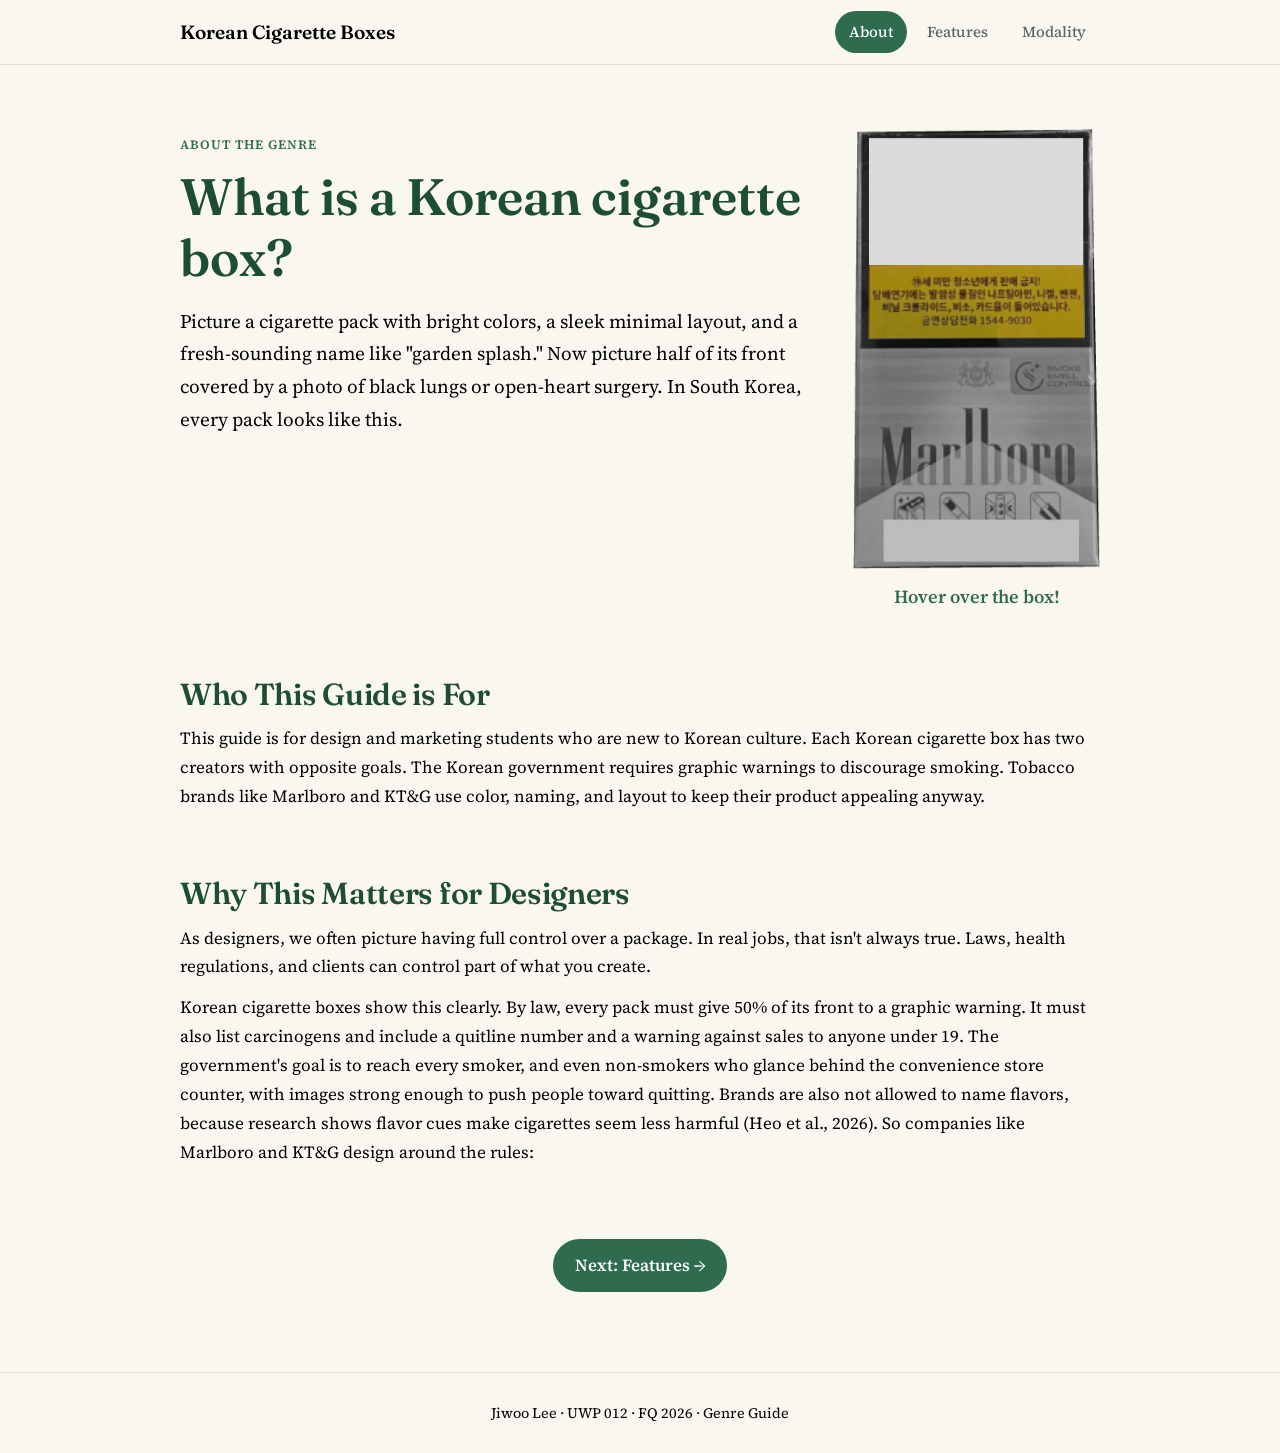
<file: index.html>
<!DOCTYPE html>
<html lang="en">
<head>
  <meta charset="UTF-8">
  <meta name="viewport" content="width=device-width, initial-scale=1.0">
  <title>About | Korean Cigarette Boxes Genre Guide</title>
  <link rel="preconnect" href="https://fonts.googleapis.com">
  <link rel="preconnect" href="https://fonts.gstatic.com" crossorigin>
  <link href="https://fonts.googleapis.com/css2?family=Fraunces:opsz,wght@9..144,600&family=Source+Serif+4:opsz,wght@8..60,400;8..60,600&display=swap" rel="stylesheet">
  <link rel="stylesheet" href="styles.css?v=23">
</head>
<body>
  <header class="site-header">
    <nav class="container nav">
      <a class="brand" href="index.html">Korean Cigarette Boxes</a>
      <ul class="nav-links">
        <li><a href="index.html" aria-current="page">About</a></li>
        <li><a href="features.html">Features</a></li>
        <li><a href="modality.html">Modality</a></li>
      </ul>
    </nav>
  </header>

  <main>
    <section class="page-hero">
      <div class="container hero-left hero-split">
        <div class="hero-text">
          <span class="eyebrow">About the genre</span>
          <h1 class="text-left narrow">What is a Korean cigarette box?</h1>
          <p class="lead text-left">Picture a cigarette pack with bright colors, a sleek minimal layout, and a fresh-sounding name like "garden splash." Now picture half of its front covered by a photo of black lungs or open-heart surgery. In South Korea, every pack looks like this.</p>
        </div>
        <div class="reveal-wrap">
        <figure class="reveal reveal-cutout home-box">
          <img class="reveal-base" src="images/blank-cigarette-box-cutout.png" alt="Black-and-white photo of a Marlboro cigarette pack with its warning image, warning text and bottom text left blank. Hover over a blank area to reveal the original." width="1176" height="2093">
          <img class="reveal-spot spot-box" src="images/original-cigarette-box-cutout.png" alt="The pack's original color design: a green and orange Marlboro box with a dark border around the warning" tabindex="0">
          <img class="reveal-spot spot-graphic" src="images/original-cigarette-box-cutout.png" alt="Graphic warning photo: a baby being bottle-fed a bottle full of cigarette butts" tabindex="0">
          <img class="reveal-spot spot-warning" src="images/original-cigarette-box-cutout.png" alt="Korean warning text: sale to minors under 19 prohibited; tobacco smoke contains carcinogens naphthylamine, nickel, benzene, vinyl chloride, arsenic and cadmium; quitline 1544-9030" tabindex="0">
          <img class="reveal-spot spot-bottom" src="images/original-cigarette-box-cutout.png" alt="Original Korean text describing the pack's smell-control features" tabindex="0">
        </figure>
        <p class="reveal-hint">Hover over the box!</p>
        </div>
      </div>
    </section>

    <section class="section">
      <div class="container">
        <h2>Who This Guide is For</h2>
        <p>This guide is for design and marketing students who are new to Korean culture. Each Korean cigarette box has two creators with opposite goals. The Korean government requires graphic warnings to discourage smoking. Tobacco brands like Marlboro and KT&amp;G use color, naming, and layout to keep their product appealing anyway.</p>
      </div>
    </section>

    <section class="section">
      <div class="container">
        <h2>Why This Matters for Designers</h2>
        <p>As designers, we often picture having full control over a package. In real jobs, that isn't always true. Laws, health regulations, and clients can control part of what you create.</p>
        <p>Korean cigarette boxes show this clearly. By law, every pack must give 50% of its front to a graphic warning. It must also list carcinogens and include a quitline number and a warning against sales to anyone under 19. The government's goal is to reach every smoker, and even non-smokers who glance behind the convenience store counter, with images strong enough to push people toward quitting. Brands are also not allowed to name flavors, because research shows flavor cues make cigarettes seem less harmful (Heo et al., 2026). So companies like Marlboro and KT&amp;G design around the rules:</p>
      </div>
    </section>

    <section class="section">
      <div class="container">
        <a class="next" href="features.html">Next: Features →</a>
      </div>
    </section>
  </main>

  <footer class="site-footer">
    <div class="container">
      <p>Jiwoo Lee · UWP 012 · FQ 2026 · Genre Guide</p>
    </div>
  </footer>

  <!-- Pretend cursor: browsers can't move the real mouse, so this one glides to the box -->
  <svg class="ghost-cursor" viewBox="0 0 24 24" aria-hidden="true">
    <path d="M4 2 L4 20 L9 15.5 L12.5 22.5 L15.5 21 L12 14 L19 14 Z" fill="#000" stroke="#fff" stroke-width="1.5" stroke-linejoin="round"/>
  </svg>

  <script>
    (function () {
      var heroText = document.querySelector('.hero-text');
      var reveal = document.querySelector('.reveal');
      var cursor = document.querySelector('.ghost-cursor');
      if (!heroText || !reveal || !cursor) return;

      // ---- Idle auto-tour: light up each part of the box, top to bottom, ~1s each ----
      var tour = ['.spot-graphic', '.spot-warning', '.spot-box', '.spot-bottom']
        .map(function (s) { return reveal.querySelector(s); });
      var tourStep = 0, tourTimer = null, idleTimer = null;
      var IDLE_DELAY = 2500; // wait this long after the visitor stops hovering

      function clearTour() { tour.forEach(function (el) { el.classList.remove('auto-on'); }); }
      function tick() {
        clearTour();
        tour[tourStep].classList.add('auto-on');
        tourStep = (tourStep + 1) % tour.length;
      }
      function startTour() {
        if (tourTimer) return;
        tourStep = 0;
        reveal.classList.add('touring');
        tick();
        tourTimer = setInterval(tick, 750);
      }
      function stopTour() {
        clearInterval(tourTimer); tourTimer = null;
        clearTimeout(idleTimer); idleTimer = null;
        reveal.classList.remove('touring');
        clearTour();
      }
      function resumeTourLater(ms) {
        clearTimeout(idleTimer);
        idleTimer = setTimeout(startTour, ms || IDLE_DELAY);
      }

      // A real hover, tap or keyboard focus takes over from the tour
      reveal.addEventListener('mouseenter', stopTour);
      reveal.addEventListener('mouseleave', function () { resumeTourLater(); });
      reveal.addEventListener('touchstart', function () { stopTour(); resumeTourLater(6000); }, { passive: true });
      reveal.addEventListener('focusin', stopTour);
      reveal.addEventListener('focusout', function () { resumeTourLater(); });

      startTour();

      // ---- Click the intro text: pretend cursor glides to the graphic photo ----
      var timers = [];
      function later(fn, ms) { timers.push(setTimeout(fn, ms)); }
      function moveTo(x, y) { cursor.style.transform = 'translate(' + x + 'px,' + y + 'px)'; }

      heroText.addEventListener('click', function (e) {
        timers.forEach(clearTimeout); timers = [];
        reveal.classList.remove('is-forced');
        stopTour();

        // If the box is off screen (e.g. on phones), scroll it into view first
        var r = reveal.getBoundingClientRect();
        var offscreen = r.top < 0 || r.bottom > window.innerHeight;
        if (offscreen) reveal.scrollIntoView({ behavior: 'smooth', block: 'center' });

        // Start the pretend cursor where the visitor clicked
        cursor.style.transition = 'none';
        moveTo(e.clientX, e.clientY);
        cursor.getBoundingClientRect(); // apply the start position before animating
        cursor.style.transition = '';
        cursor.classList.add('is-visible');

        later(function () {
          // Center of the graphic photo area (same Figma numbers as the CSS clip)
          var b = reveal.getBoundingClientRect();
          moveTo(b.left + b.width * 0.4983, b.top + b.height * 0.1658);
        }, offscreen ? 550 : 120);

        later(function () { reveal.classList.add('is-forced'); }, offscreen ? 1450 : 1020);
        later(function () { cursor.classList.remove('is-visible'); }, offscreen ? 2600 : 2200);
        later(function () {
          reveal.classList.remove('is-forced');
          if (!reveal.matches(':hover')) resumeTourLater();
        }, offscreen ? 4600 : 4200);
      });
    })();
  </script>
</body>
</html>
</file>
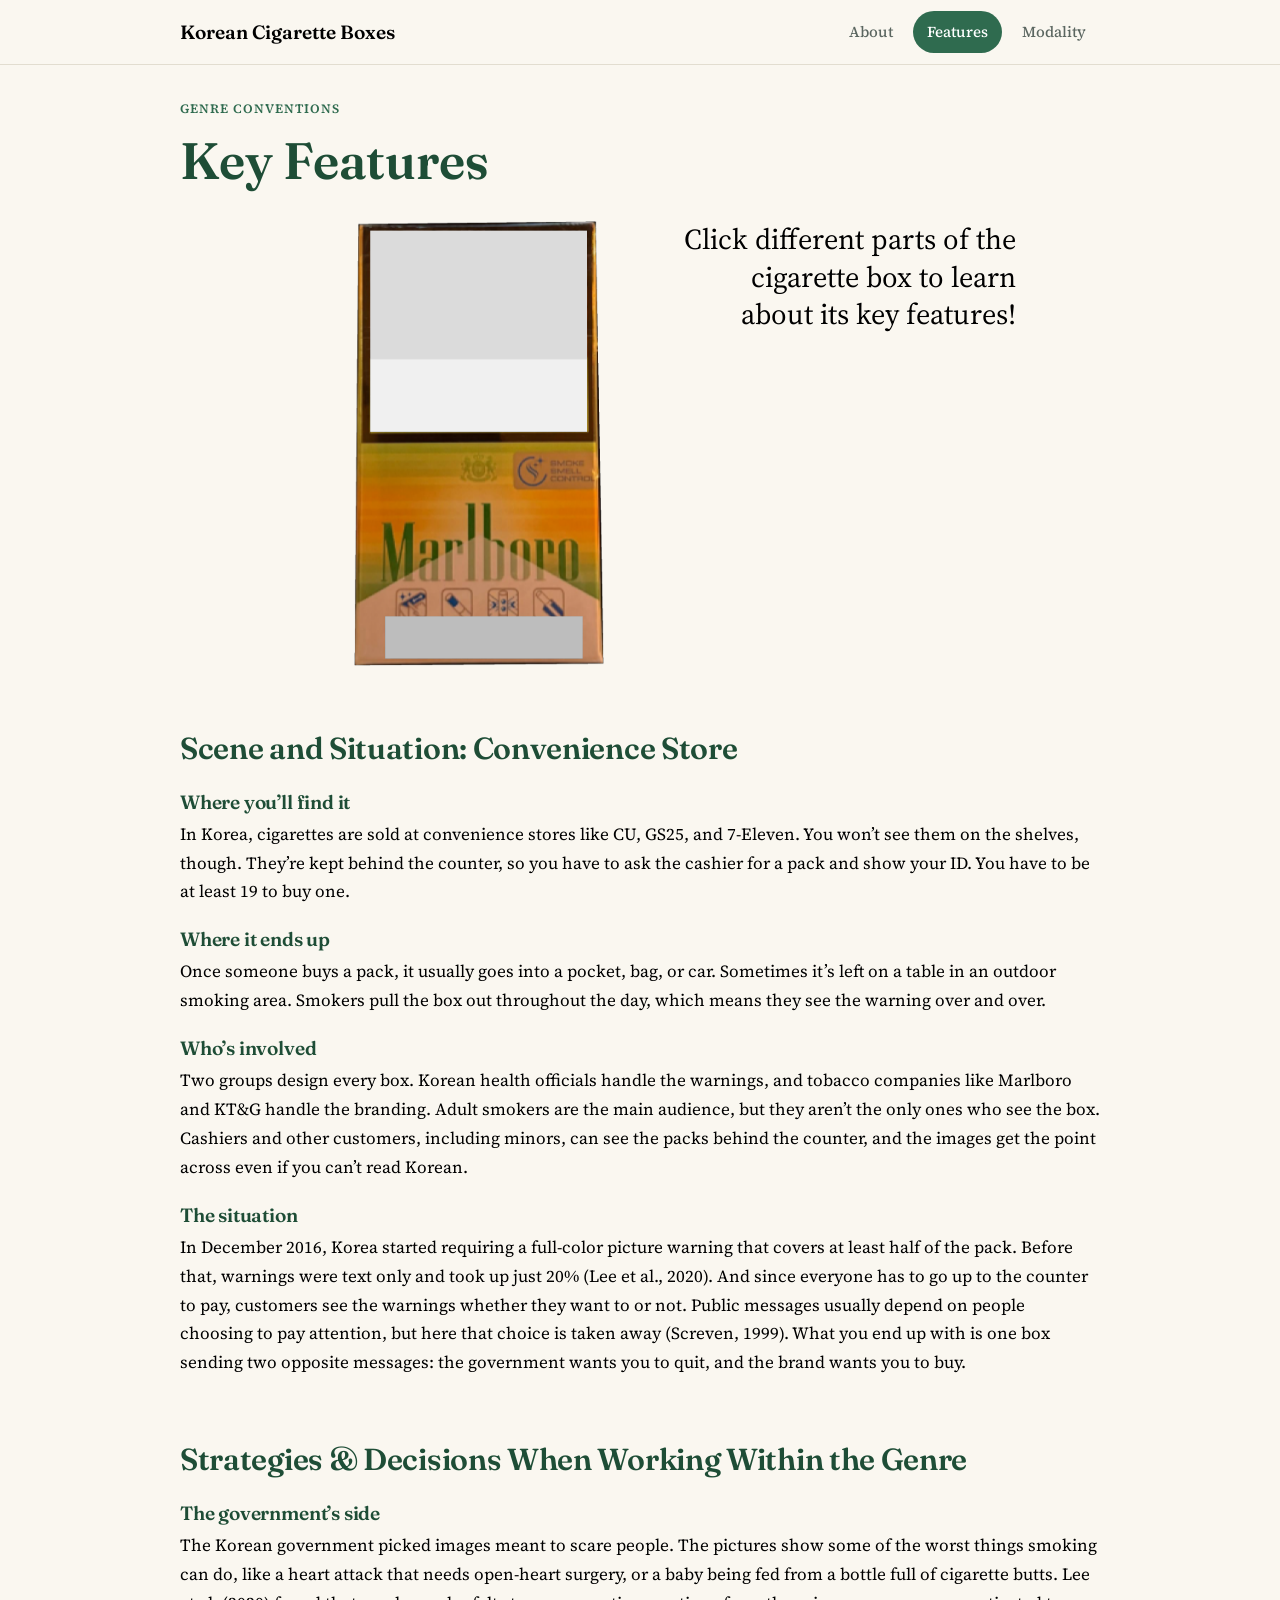
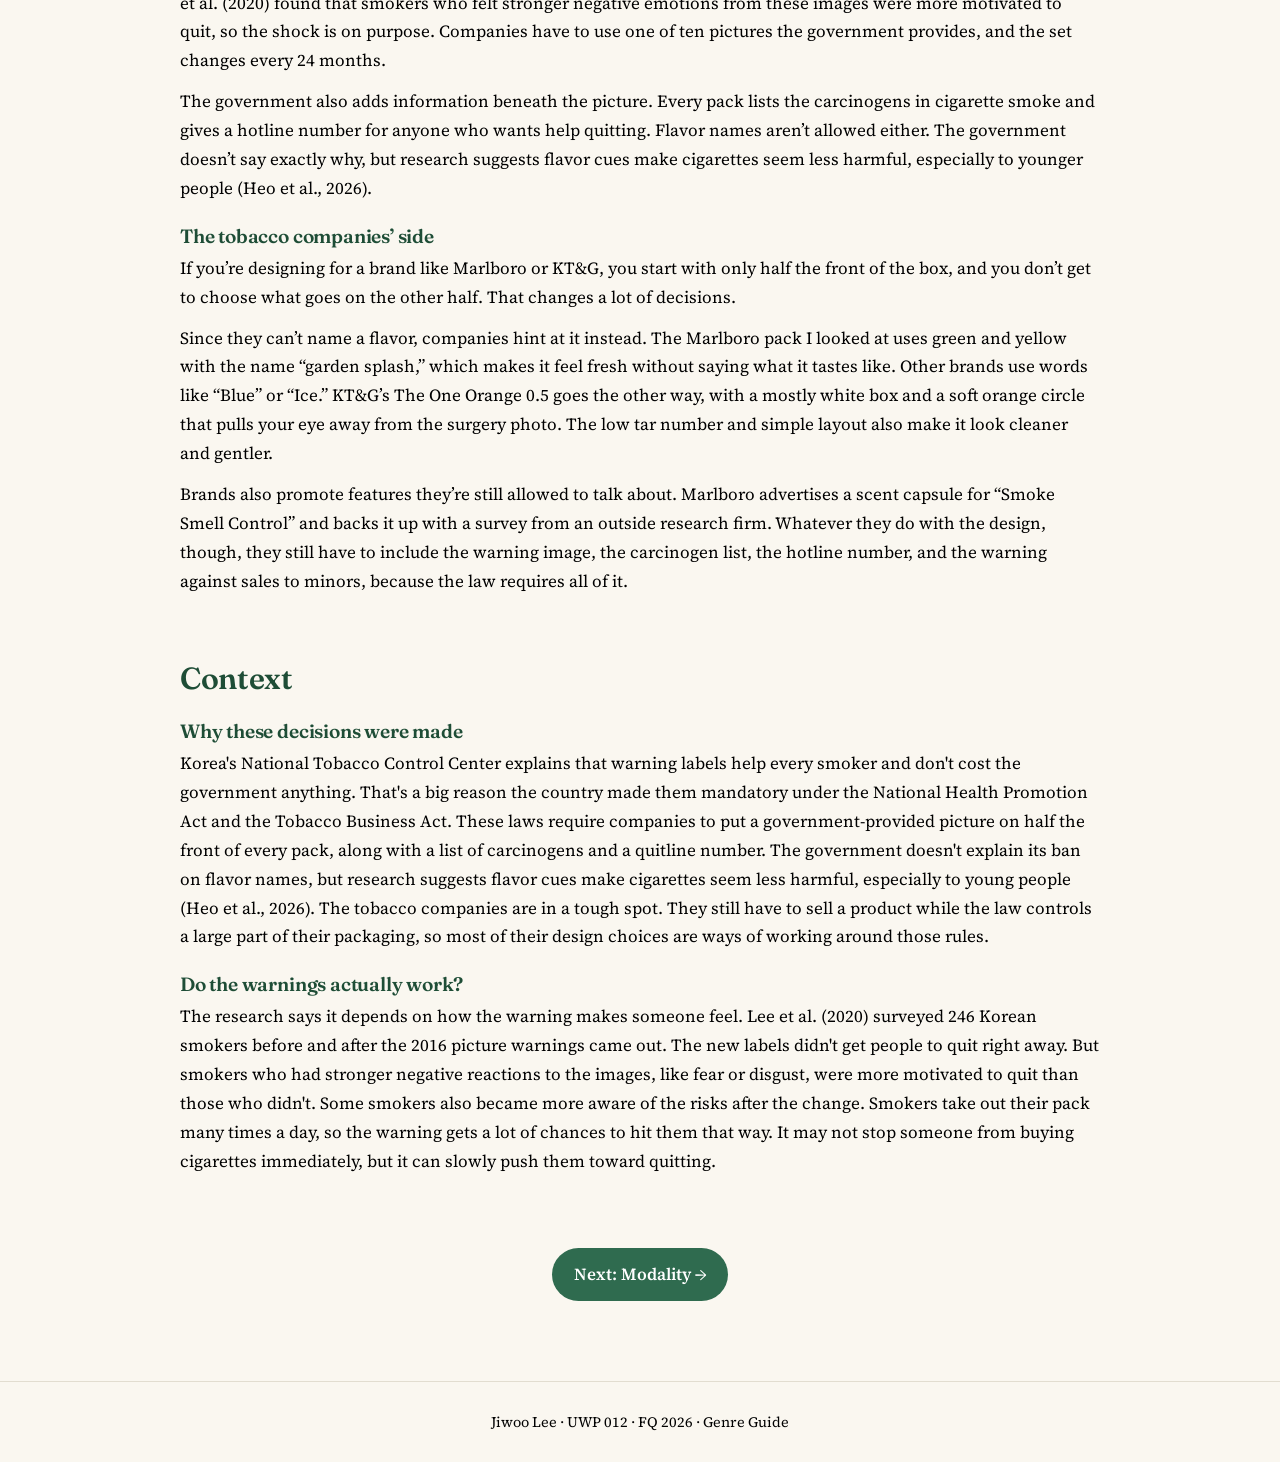
<file: features.html>
<!DOCTYPE html>
<html lang="en">
<head>
  <meta charset="UTF-8">
  <meta name="viewport" content="width=device-width, initial-scale=1.0">
  <title>Features | Korean Cigarette Boxes Genre Guide</title>
  <link rel="preconnect" href="https://fonts.googleapis.com">
  <link rel="preconnect" href="https://fonts.gstatic.com" crossorigin>
  <link href="https://fonts.googleapis.com/css2?family=Fraunces:opsz,wght@9..144,600&family=Source+Serif+4:opsz,wght@8..60,400;8..60,600&display=swap" rel="stylesheet">
  <link rel="stylesheet" href="styles.css?v=23">
</head>
<body>
  <header class="site-header">
    <nav class="container nav">
      <a class="brand" href="index.html">Korean Cigarette Boxes</a>
      <ul class="nav-links">
        <li><a href="index.html">About</a></li>
        <li><a href="features.html" aria-current="page">Features</a></li>
        <li><a href="modality.html">Modality</a></li>
      </ul>
    </nav>
  </header>

  <main>
    <section class="page-hero page-hero-tight">
      <div class="container hero-left">
        <span class="eyebrow">Genre conventions</span>
        <h1>Key Features</h1>
      </div>
    </section>

    <section class="section feature-box-section">
      <div class="container feature-split">
        <figure class="reveal reveal-cutout">
          <img class="reveal-base" src="images/blank-cigarette-box-cutout.png" alt="Black-and-white photo of a Marlboro cigarette pack with its warning image, warning text and bottom text left blank. Hover over a part to reveal the original." width="1176" height="2093">
          <img class="reveal-spot spot-box" src="images/original-cigarette-box-cutout.png" alt="The pack's original color design: a green and orange Marlboro box with a dark border around the warning" tabindex="0">
          <img class="reveal-spot spot-graphic" src="images/original-cigarette-box-cutout.png" alt="Graphic warning photo: a baby being bottle-fed a bottle full of cigarette butts" tabindex="0">
          <img class="reveal-spot spot-warning" src="images/original-cigarette-box-cutout.png" alt="Korean warning text: sale to minors under 19 prohibited; tobacco smoke contains carcinogens naphthylamine, nickel, benzene, vinyl chloride, arsenic and cadmium; quitline 1544-9030" tabindex="0">
          <img class="reveal-spot spot-bottom" src="images/original-cigarette-box-cutout.png" alt="Original Korean text describing the pack's smell-control features" tabindex="0">
        </figure>
        <div class="feature-side">
          <p class="feature-intro">Click different parts of the cigarette box to learn about its key features!</p>

          <!-- Pop-up card: opens when a part of the box is clicked -->
          <aside class="feature-popup" role="dialog" aria-labelledby="popup-title" aria-hidden="true">
            <button class="popup-close" type="button" aria-label="Close">&times;</button>
            <span class="eyebrow popup-eyebrow"></span>
            <h2 id="popup-title" class="popup-title"></h2>
            <div class="popup-body"></div>
          </aside>
        </div>
      </div>
    </section>

    <section class="section">
      <div class="container">
        <h2>Scene and Situation: Convenience Store</h2>
        <div class="scene">
          <h3>Where you’ll find it</h3>
          <p>In Korea, cigarettes are sold at convenience stores like CU, GS25, and 7-Eleven. You won’t see them on the shelves, though. They’re kept behind the counter, so you have to ask the cashier for a pack and show your ID. You have to be at least 19 to buy one.</p>

          <h3>Where it ends up</h3>
          <p>Once someone buys a pack, it usually goes into a pocket, bag, or car. Sometimes it’s left on a table in an outdoor smoking area. Smokers pull the box out throughout the day, which means they see the warning over and over.</p>

          <h3>Who’s involved</h3>
          <p>Two groups design every box. Korean health officials handle the warnings, and tobacco companies like Marlboro and KT&amp;G handle the branding. Adult smokers are the main audience, but they aren’t the only ones who see the box. Cashiers and other customers, including minors, can see the packs behind the counter, and the images get the point across even if you can’t read Korean.</p>

          <h3>The situation</h3>
          <p>In December 2016, Korea started requiring a full-color picture warning that covers at least half of the pack. Before that, warnings were text only and took up just 20% (Lee et al., 2020). And since everyone has to go up to the counter to pay, customers see the warnings whether they want to or not. Public messages usually depend on people choosing to pay attention, but here that choice is taken away (Screven, 1999). What you end up with is one box sending two opposite messages: the government wants you to quit, and the brand wants you to buy.</p>
        </div>
      </div>
    </section>

    <section class="section">
      <div class="container">
        <h2>Strategies &amp; Decisions When Working Within the Genre</h2>
        <div class="scene">
          <h3>The government’s side</h3>
          <p>The Korean government picked images meant to scare people. The pictures show some of the worst things smoking can do, like a heart attack that needs open-heart surgery, or a baby being fed from a bottle full of cigarette butts. Lee et al. (2020) found that smokers who felt stronger negative emotions from these images were more motivated to quit, so the shock is on purpose. Companies have to use one of ten pictures the government provides, and the set changes every 24 months.</p>
          <p>The government also adds information beneath the picture. Every pack lists the carcinogens in cigarette smoke and gives a hotline number for anyone who wants help quitting. Flavor names aren’t allowed either. The government doesn’t say exactly why, but research suggests flavor cues make cigarettes seem less harmful, especially to younger people (Heo et al., 2026).</p>

          <h3>The tobacco companies’ side</h3>
          <p>If you’re designing for a brand like Marlboro or KT&amp;G, you start with only half the front of the box, and you don’t get to choose what goes on the other half. That changes a lot of decisions.</p>
          <p>Since they can’t name a flavor, companies hint at it instead. The Marlboro pack I looked at uses green and yellow with the name “garden splash,” which makes it feel fresh without saying what it tastes like. Other brands use words like “Blue” or “Ice.” KT&amp;G’s The One Orange 0.5 goes the other way, with a mostly white box and a soft orange circle that pulls your eye away from the surgery photo. The low tar number and simple layout also make it look cleaner and gentler.</p>
          <p>Brands also promote features they’re still allowed to talk about. Marlboro advertises a scent capsule for “Smoke Smell Control” and backs it up with a survey from an outside research firm. Whatever they do with the design, though, they still have to include the warning image, the carcinogen list, the hotline number, and the warning against sales to minors, because the law requires all of it.</p>
        </div>
      </div>
    </section>

    <section class="section">
      <div class="container">
        <h2>Context</h2>
        <div class="scene">
          <h3>Why these decisions were made</h3>
          <p>Korea's National Tobacco Control Center explains that warning labels help every smoker and don't cost the government anything. That's a big reason the country made them mandatory under the National Health Promotion Act and the Tobacco Business Act. These laws require companies to put a government-provided picture on half the front of every pack, along with a list of carcinogens and a quitline number. The government doesn't explain its ban on flavor names, but research suggests flavor cues make cigarettes seem less harmful, especially to young people (Heo et al., 2026). The tobacco companies are in a tough spot. They still have to sell a product while the law controls a large part of their packaging, so most of their design choices are ways of working around those rules.</p>

          <h3>Do the warnings actually work?</h3>
          <p>The research says it depends on how the warning makes someone feel. Lee et al. (2020) surveyed 246 Korean smokers before and after the 2016 picture warnings came out. The new labels didn't get people to quit right away. But smokers who had stronger negative reactions to the images, like fear or disgust, were more motivated to quit than those who didn't. Some smokers also became more aware of the risks after the change. Smokers take out their pack many times a day, so the warning gets a lot of chances to hit them that way. It may not stop someone from buying cigarettes immediately, but it can slowly push them toward quitting.</p>
        </div>
      </div>
    </section>

    <section class="section">
      <div class="container">
        <a class="next" href="modality.html">Next: Modality →</a>
      </div>
    </section>
  </main>

  <footer class="site-footer">
    <div class="container">
      <p>Jiwoo Lee · UWP 012 · FQ 2026 · Genre Guide</p>
    </div>
  </footer>

  <script>
    // Idle auto-tour (same as the home page): light up each part top to bottom
    // until the visitor hovers, taps or tabs onto the box.
    (function () {
      var reveal = document.querySelector('.reveal');
      if (!reveal) return;
      var tour = ['.spot-graphic', '.spot-warning', '.spot-box', '.spot-bottom']
        .map(function (s) { return reveal.querySelector(s); });
      var step = 0, tourTimer = null, idleTimer = null;

      function clear() { tour.forEach(function (el) { el.classList.remove('auto-on'); }); }
      function tick() { clear(); tour[step].classList.add('auto-on'); step = (step + 1) % tour.length; }
      function start() {
        if (tourTimer) return;
        step = 0; reveal.classList.add('touring'); tick();
        tourTimer = setInterval(tick, 750);
      }
      function stop() {
        clearInterval(tourTimer); tourTimer = null;
        clearTimeout(idleTimer); idleTimer = null;
        reveal.classList.remove('touring'); clear();
      }
      function resumeLater(ms) {
        clearTimeout(idleTimer);
        if (popupOpen) return; // the tour stays off while a pop-up is open
        idleTimer = setTimeout(start, ms || 2500);
      }

      reveal.addEventListener('mouseenter', stop);
      reveal.addEventListener('mouseleave', function () { resumeLater(); });
      reveal.addEventListener('touchstart', function () { stop(); resumeLater(6000); }, { passive: true });
      reveal.addEventListener('focusin', stop);
      reveal.addEventListener('focusout', function () { resumeLater(); });

      // ---- Pop-up card for each part of the box ----
      // Fill in "body" for each part (plain HTML is fine).
      var parts = {
        graphic: {
          eyebrow: 'Feature 1',
          title: 'Visual Mode: Graphic Image',
          body:
            '<ul>' +
              '<li>Covers 50% of the front of the box</li>' +
              '<li>Is one of 10 government-provided pictures (black lungs, rotten teeth, a scarred neck, burnt groin areas, and more), and the set rotates every 24 months</li>' +
              '<li>Is full color. It replaced the old text-only warnings, which covered just 20% of the pack before December 2016 (Lee et al., 2020)</li>' +
              '<li>Shows worst-case consequences of smoking, such as open-heart surgery, sexual dysfunction, or harm to a baby from secondhand smoke</li>' +
              '<li>Is designed to cause strong negative emotions. Smokers who felt more of them were more motivated to quit (Lee et al., 2020)</li>' +
            '</ul>'
        },
        warning: {
          eyebrow: 'Feature 2',
          title: 'Linguistic Mode: Warnings',
          body:
            '<ul>' +
              '<li>Sits directly below the graphic image</li>' +
              '<li>Is written in Korean, on a bright background that stands out from the brand design</li>' +
              '<li>States that sales to minors under 19 are prohibited</li>' +
              '<li>Lists the carcinogens found in cigarette smoke</li>' +
              '<li>Gives the smoking cessation hotline number (1544-9030)</li>' +
              '<li>Is required by law under the National Health Promotion Act and Tobacco Business Act</li>' +
              '<li>Backs up the image with facts and gives smokers a next step: calling the quitline</li>' +
            '</ul>'
        },
        box: {
          eyebrow: 'Feature 3',
          title: 'Spatial & Visual Modes: Brand Design',
          body:
            '<ul>' +
              '<li>Takes up the bottom half of the front, the part the government doesn’t control</li>' +
              '<li>Uses bright green, yellow, and orange to suggest a fresh flavor without naming it, since flavor names are restricted (Heo et al., 2026)</li>' +
              '<li>Shows the Marlboro logo so smokers can recognize and rebuy the brand</li>' +
              '<li>Promotes the “Smoke Smell Control” scent capsule, which is said to manage cigarette odor</li>' +
              '<li>Backs that claim in the fine print with a survey: over 70% of 200 adult smokers agreed</li>' +
              '<li>Uses a minimal, vibrant design to make the product look fresh and appealing</li>' +
              '<li>Works against the warning above it. The government’s half discourages smoking, while the brand’s half encourages buying</li>' +
            '</ul>'
        },
        bottom: {
          eyebrow: 'Feature 4',
          title: 'Linguistic & Visual Modes: Feature Icons & Fine Print',
          body:
            '<ul>' +
              '<li>Sits at the bottom of the box, below the Marlboro logo</li>' +
              '<li>Shows four small icons with short Korean labels that explain the scent capsule’s features</li>' +
              '<li>The fine print says the capsule can help manage cigarette odor</li>' +
              '<li>Backs this with an outside research firm’s survey, as over 70% of 200 adult smokers agreed</li>' +
              '<li>Is part of Marlboro’s branding, not the government’s warning</li>' +
              '<li>Uses small, simple icons so the benefits are easy to see at a glance</li>' +
              '<li>Gives smokers a reason to buy, which works against the warning on the top half</li>' +
            '</ul>'
        }
      };
      var popup = document.querySelector('.feature-popup');
      var side = document.querySelector('.feature-side');
      var popupOpen = false, activeSpot = null;

      function openPopup(key, spot) {
        var p = parts[key];
        popup.querySelector('.popup-eyebrow').textContent = p.eyebrow;
        popup.querySelector('.popup-title').textContent = p.title;
        popup.querySelector('.popup-body').innerHTML = p.body;
        if (activeSpot) activeSpot.classList.remove('is-active');
        activeSpot = spot; spot.classList.add('is-active'); // keep that part in color
        popupOpen = true;
        stop();
        side.classList.add('popup-open');
        popup.setAttribute('aria-hidden', 'false');
        // restart the pop animation when switching between parts
        popup.classList.remove('is-open'); void popup.offsetWidth; popup.classList.add('is-open');
      }

      function closePopup() {
        if (!popupOpen) return;
        popupOpen = false;
        popup.classList.remove('is-open');
        side.classList.remove('popup-open');
        popup.setAttribute('aria-hidden', 'true');
        if (activeSpot) { activeSpot.classList.remove('is-active'); activeSpot.blur(); activeSpot = null; }
        if (!reveal.matches(':hover')) resumeLater();
      }

      Object.keys(parts).forEach(function (key) {
        var spot = reveal.querySelector('.spot-' + key);
        spot.addEventListener('click', function () { openPopup(key, spot); });
        spot.addEventListener('keydown', function (e) {
          if (e.key === 'Enter' || e.key === ' ') { e.preventDefault(); openPopup(key, spot); }
        });
      });
      popup.querySelector('.popup-close').addEventListener('click', closePopup);
      document.addEventListener('keydown', function (e) { if (e.key === 'Escape') closePopup(); });

      start();
    })();
  </script>
</body>
</html>
</file>
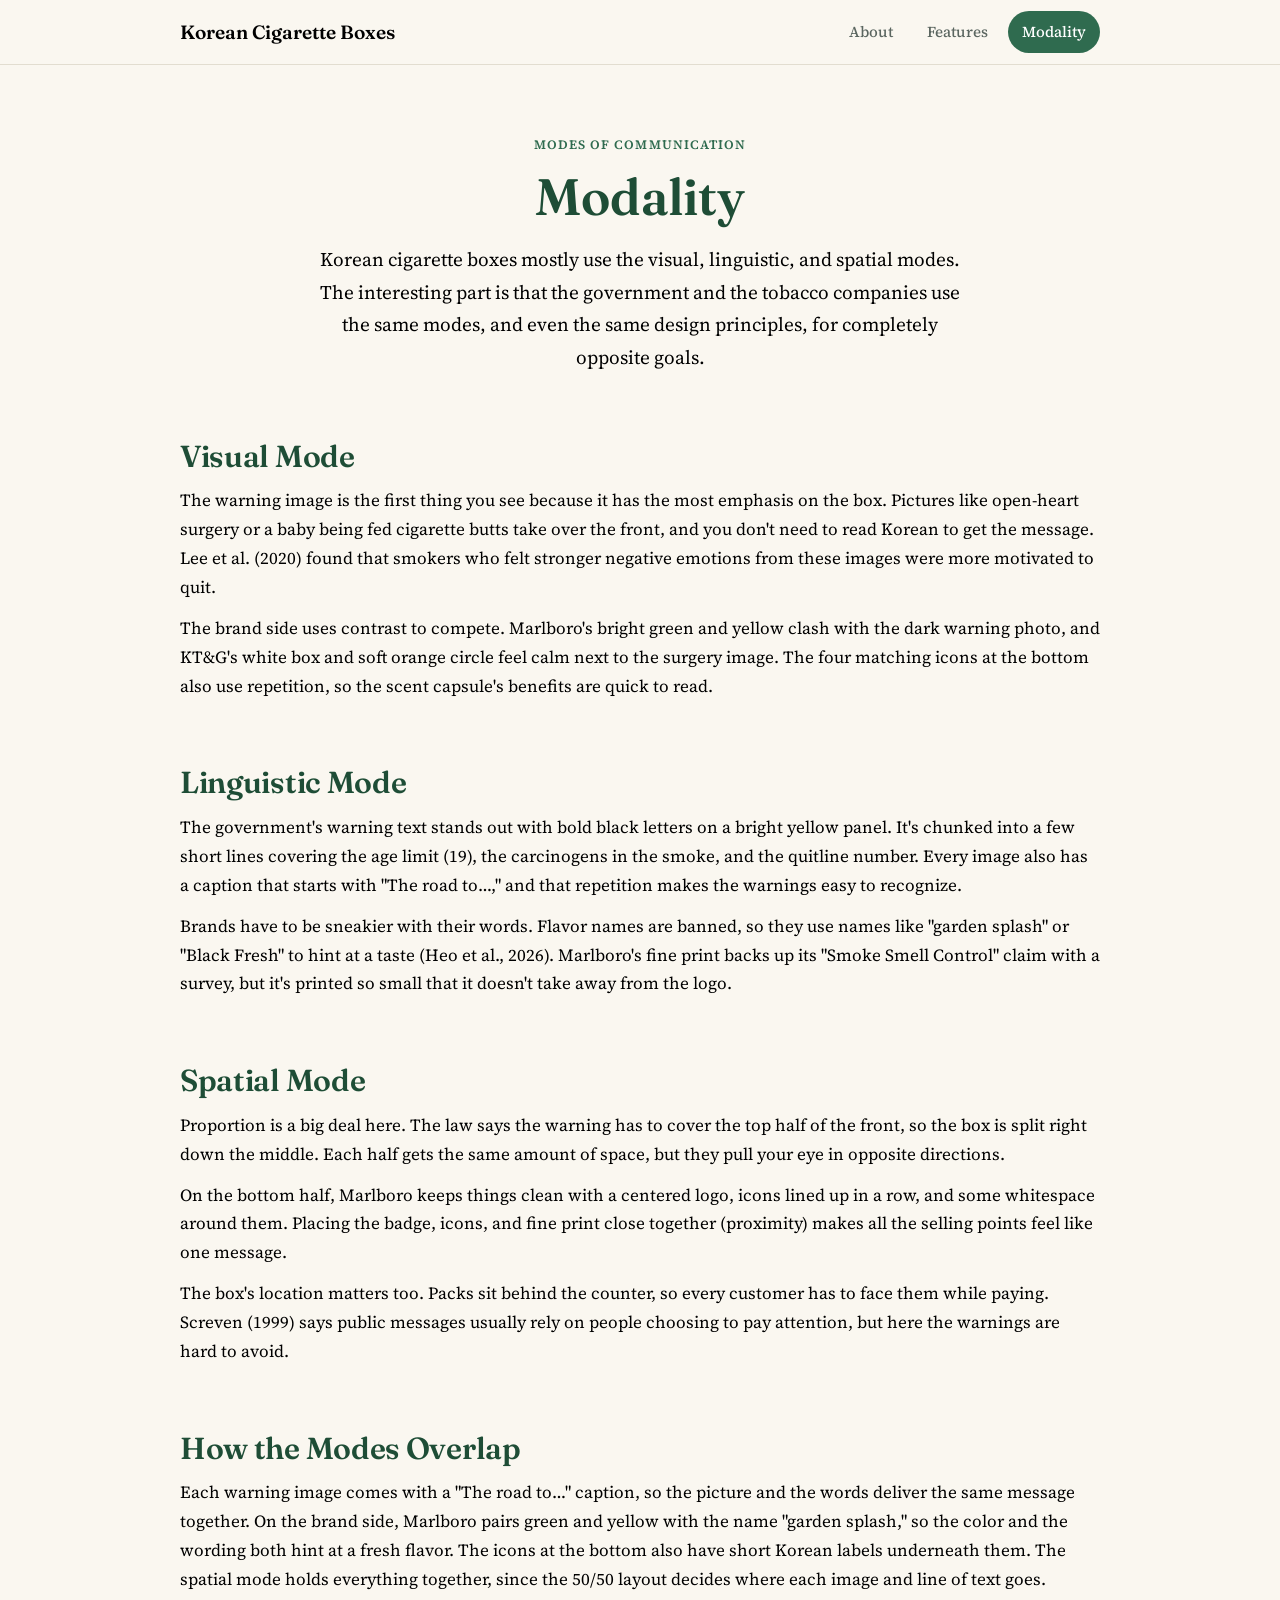
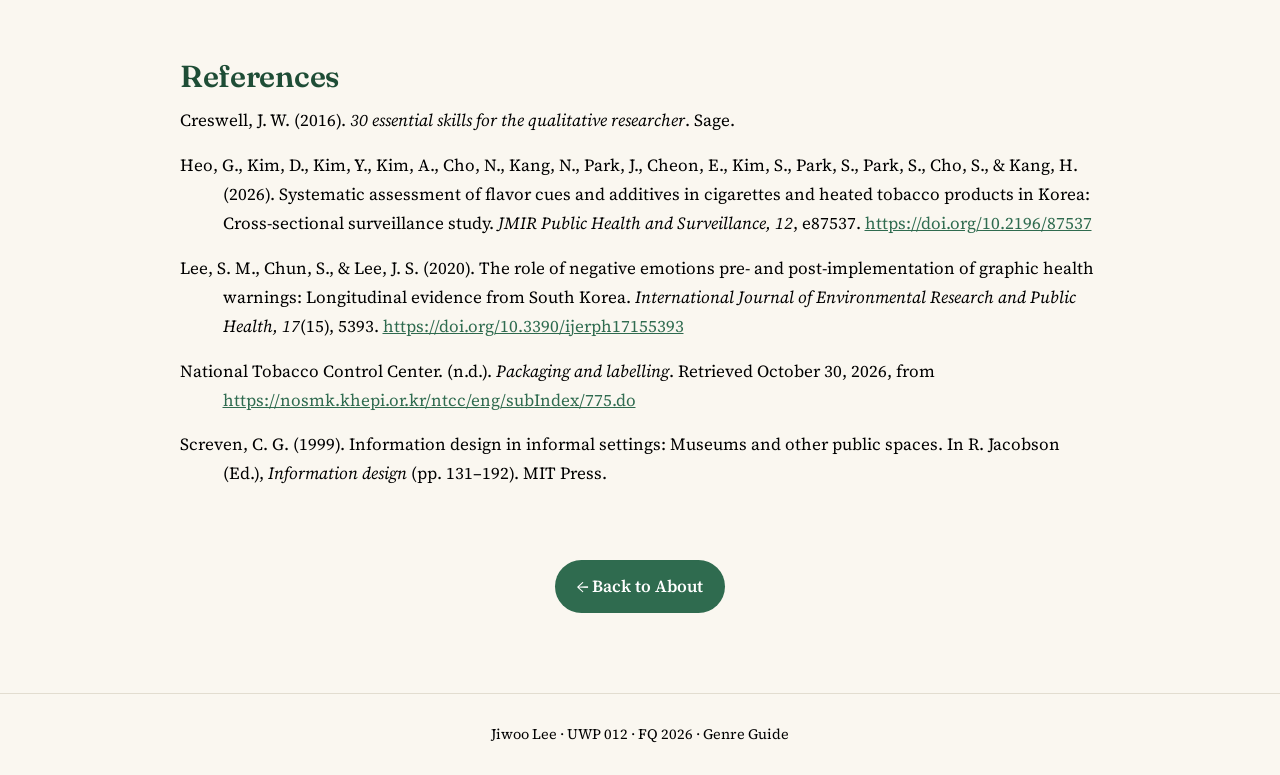
<file: modality.html>
<!DOCTYPE html>
<html lang="en">
<head>
  <meta charset="UTF-8">
  <meta name="viewport" content="width=device-width, initial-scale=1.0">
  <title>Modality | Korean Cigarette Boxes Genre Guide</title>
  <link rel="preconnect" href="https://fonts.googleapis.com">
  <link rel="preconnect" href="https://fonts.gstatic.com" crossorigin>
  <link href="https://fonts.googleapis.com/css2?family=Fraunces:opsz,wght@9..144,600&family=Source+Serif+4:opsz,wght@8..60,400;8..60,600&display=swap" rel="stylesheet">
  <link rel="stylesheet" href="styles.css?v=23">
</head>
<body>
  <header class="site-header">
    <nav class="container nav">
      <a class="brand" href="index.html">Korean Cigarette Boxes</a>
      <ul class="nav-links">
        <li><a href="index.html">About</a></li>
        <li><a href="features.html">Features</a></li>
        <li><a href="modality.html" aria-current="page">Modality</a></li>
      </ul>
    </nav>
  </header>

  <main>
    <section class="page-hero">
      <div class="container">
        <span class="eyebrow">Modes of communication</span>
        <h1>Modality</h1>
        <p class="lead">Korean cigarette boxes mostly use the visual, linguistic, and spatial modes. The interesting part is that the government and the tobacco companies use the same modes, and even the same design principles, for completely opposite goals.</p>
      </div>
    </section>

    <section class="section">
      <div class="container">
        <h2>Visual Mode</h2>
        <p>The warning image is the first thing you see because it has the most emphasis on the box. Pictures like open-heart surgery or a baby being fed cigarette butts take over the front, and you don't need to read Korean to get the message. Lee et al. (2020) found that smokers who felt stronger negative emotions from these images were more motivated to quit.</p>
        <p>The brand side uses contrast to compete. Marlboro's bright green and yellow clash with the dark warning photo, and KT&amp;G's white box and soft orange circle feel calm next to the surgery image. The four matching icons at the bottom also use repetition, so the scent capsule's benefits are quick to read.</p>
      </div>
    </section>

    <section class="section">
      <div class="container">
        <h2>Linguistic Mode</h2>
        <p>The government's warning text stands out with bold black letters on a bright yellow panel. It's chunked into a few short lines covering the age limit (19), the carcinogens in the smoke, and the quitline number. Every image also has a caption that starts with "The road to…," and that repetition makes the warnings easy to recognize.</p>
        <p>Brands have to be sneakier with their words. Flavor names are banned, so they use names like "garden splash" or "Black Fresh" to hint at a taste (Heo et al., 2026). Marlboro's fine print backs up its "Smoke Smell Control" claim with a survey, but it's printed so small that it doesn't take away from the logo.</p>
      </div>
    </section>

    <section class="section">
      <div class="container">
        <h2>Spatial Mode</h2>
        <p>Proportion is a big deal here. The law says the warning has to cover the top half of the front, so the box is split right down the middle. Each half gets the same amount of space, but they pull your eye in opposite directions.</p>
        <p>On the bottom half, Marlboro keeps things clean with a centered logo, icons lined up in a row, and some whitespace around them. Placing the badge, icons, and fine print close together (proximity) makes all the selling points feel like one message.</p>
        <p>The box's location matters too. Packs sit behind the counter, so every customer has to face them while paying. Screven (1999) says public messages usually rely on people choosing to pay attention, but here the warnings are hard to avoid.</p>
      </div>
    </section>

    <section class="section">
      <div class="container">
        <h2>How the Modes Overlap</h2>
        <p>Each warning image comes with a "The road to…" caption, so the picture and the words deliver the same message together. On the brand side, Marlboro pairs green and yellow with the name "garden splash," so the color and the wording both hint at a fresh flavor. The icons at the bottom also have short Korean labels underneath them. The spatial mode holds everything together, since the 50/50 layout decides where each image and line of text goes.</p>
      </div>
    </section>

    <section class="section">
      <div class="container">
        <h2>References</h2>
        <ul class="references">
          <li>Creswell, J. W. (2016). <em>30 essential skills for the qualitative researcher</em>. Sage.</li>
          <li>Heo, G., Kim, D., Kim, Y., Kim, A., Cho, N., Kang, N., Park, J., Cheon, E., Kim, S., Park, S., Park, S., Cho, S., &amp; Kang, H. (2026). Systematic assessment of flavor cues and additives in cigarettes and heated tobacco products in Korea: Cross-sectional surveillance study. <em>JMIR Public Health and Surveillance, 12</em>, e87537. <a href="https://doi.org/10.2196/87537">https://doi.org/10.2196/87537</a></li>
          <li>Lee, S. M., Chun, S., &amp; Lee, J. S. (2020). The role of negative emotions pre- and post-implementation of graphic health warnings: Longitudinal evidence from South Korea. <em>International Journal of Environmental Research and Public Health, 17</em>(15), 5393. <a href="https://doi.org/10.3390/ijerph17155393">https://doi.org/10.3390/ijerph17155393</a></li>
          <li>National Tobacco Control Center. (n.d.). <em>Packaging and labelling</em>. Retrieved October 30, 2026, from <a href="https://nosmk.khepi.or.kr/ntcc/eng/subIndex/775.do">https://nosmk.khepi.or.kr/ntcc/eng/subIndex/775.do</a></li>
          <li>Screven, C. G. (1999). Information design in informal settings: Museums and other public spaces. In R. Jacobson (Ed.), <em>Information design</em> (pp. 131–192). MIT Press.</li>
        </ul>
      </div>
    </section>

    <section class="section">
      <div class="container">
        <a class="next" href="index.html">← Back to About</a>
      </div>
    </section>
  </main>

  <footer class="site-footer">
    <div class="container">
      <p>Jiwoo Lee · UWP 012 · FQ 2026 · Genre Guide</p>
    </div>
  </footer>
</body>
</html>
</file>
<file: styles.css>
/* ===== Genre Guide — shared styles ===== */
:root {
  --paper: #faf7f0;
  --surface: #ffffff;
  --ink: #000000;
  --muted: #5b6660;
  --accent: #2f6b4f;
  --heading: #1e4d36;
  --accent-soft: #e3efe8;
  --line: #e2ddd0;
  --radius: 14px;
  --max: 960px;
  --font-head: "Fraunces", Georgia, serif;
  --font-body: "Source Serif 4", Georgia, serif;
  --font-sub: "Helvetica Neue", Helvetica, Arial, sans-serif;
}

* { box-sizing: border-box; margin: 0; padding: 0; }

html { scroll-behavior: smooth; }

body {
  background: var(--paper);
  color: var(--ink);
  font-family: var(--font-body);
  font-size: 1.0625rem;
  line-height: 1.7;
}

img { max-width: 100%; display: block; }
a { color: var(--accent); }

.container {
  width: 100%;
  max-width: var(--max);
  margin: 0 auto;
  padding: 0 20px;
}

/* ----- Header / nav ----- */
.site-header {
  position: sticky;
  top: 0;
  z-index: 10;
  background: rgba(250, 247, 240, 0.92);
  backdrop-filter: blur(8px);
  border-bottom: 1px solid var(--line);
}

.nav {
  display: flex;
  align-items: center;
  justify-content: space-between;
  gap: 16px;
  min-height: 64px;
}

.brand {
  font-family: var(--font-head);
  font-weight: 600;
  font-size: 1.2rem;
  color: var(--ink);
  text-decoration: none;
}

.nav-links {
  display: flex;
  gap: 6px;
  list-style: none;
}

.nav-links a {
  display: block;
  padding: 8px 14px;
  border-radius: 999px;
  color: var(--muted);
  text-decoration: none;
  font-weight: 500;
  font-size: 0.95rem;
}

.nav-links a:hover { color: var(--ink); background: var(--accent-soft); }

.nav-links a[aria-current="page"] {
  color: #fff;
  background: var(--accent);
}

/* ----- Page hero ----- */
.page-hero {
  padding: 64px 0 40px;
}

.eyebrow {
  display: inline-block;
  font-size: 0.8rem;
  font-weight: 600;
  letter-spacing: 0.08em;
  text-transform: uppercase;
  color: var(--accent);
  margin-bottom: 10px;
}

h1, h2, h3 {
  font-family: var(--font-head);
  line-height: 1.2;
  font-weight: 600;
  color: var(--heading);
}

/* Subsection headings: Fraunces, same as page titles */
h2, h3 {
  font-family: var(--font-head);
  font-weight: 600;
  letter-spacing: -0.01em;
}

h1 { font-size: clamp(2.2rem, 5vw, 3.2rem); margin-bottom: 16px; }
h2 { font-size: clamp(1.5rem, 3vw, 1.9rem); margin-bottom: 12px; }
h3 { font-size: 1.2rem; margin-bottom: 8px; }

.lead {
  font-size: 1.2rem;
  color: var(--ink);
  max-width: 640px;
}

/* ----- Sections ----- */
.section { padding: 32px 0; }
.section p + p { margin-top: 12px; }
.section > .container > p { max-width: 720px; }

/* Key-takeaway callout */
.callout {
  background: var(--accent-soft);
  border-left: 4px solid var(--accent);
  border-radius: 0 var(--radius) var(--radius) 0;
  padding: 20px 24px;
  margin: 8px 0;
}

.callout strong { color: var(--accent); }

/* Card grid */
.grid {
  display: grid;
  grid-template-columns: repeat(auto-fit, minmax(240px, 1fr));
  gap: 18px;
  margin-top: 20px;
}

.card {
  background: var(--surface);
  border: 1px solid var(--line);
  border-radius: var(--radius);
  padding: 24px;
}

.card .icon {
  width: 42px;
  height: 42px;
  border-radius: 10px;
  background: var(--accent-soft);
  color: var(--accent);
  display: grid;
  place-items: center;
  font-size: 1.3rem;
  margin-bottom: 14px;
}

.card p { color: var(--ink); font-size: 0.98rem; }

/* Quick-facts list */
.facts {
  list-style: none;
  display: grid;
  gap: 10px;
  margin-top: 16px;
}

.facts li {
  background: var(--surface);
  border: 1px solid var(--line);
  border-radius: 10px;
  padding: 12px 16px;
}

.facts li strong { color: var(--accent); margin-right: 6px; }

/* Next-page link */
.next {
  display: inline-flex;
  align-items: center;
  gap: 8px;
  margin-top: 8px;
  padding: 12px 22px;
  border-radius: 999px;
  background: var(--accent);
  color: #fff;
  text-decoration: none;
  font-weight: 600;
}

.next:hover { filter: brightness(1.1); }

/* ----- Footer ----- */
.site-footer {
  margin-top: 48px;
  border-top: 1px solid var(--line);
  padding: 28px 0;
  color: var(--ink);
  font-size: 0.9rem;
}

/* ----- Centered layout ----- */
main, .site-footer { text-align: center; }

/* Top bar: name on the left, links on the right */
.nav-links { flex-wrap: wrap; justify-content: flex-end; }

.lead,
.section > .container > p { margin-left: auto; margin-right: auto; }

.card .icon { margin-left: auto; margin-right: auto; }

.facts { max-width: 640px; margin-left: auto; margin-right: auto; }

.callout {
  border-left: none;
  border-top: 4px solid var(--accent);
  border-radius: var(--radius);
  max-width: 720px;
  margin-left: auto;
  margin-right: auto;
}

/* Section headings + paragraphs: span the full content width, text left-aligned,
   lined up with the left edge of the opening section */
.section > .container > h2,
.section > .container > p {
  max-width: none;
  margin-left: 0;
  margin-right: 0;
  text-align: left;
}

/* Even vertical rhythm: hero → section gap matches section → section gap (64px) */
.page-hero { padding-bottom: 32px; }

/* Left-aligned text inside a centered block */
.text-left { text-align: left; }
.narrow { max-width: 640px; margin-left: auto; margin-right: auto; }

/* Hero block pinned to the left edge of the content area */
.hero-left { text-align: left; }
.hero-left .lead,
.hero-left .narrow { margin-left: 0; }

/* Hero with text on the left, image on the right */
.hero-split {
  display: grid;
  grid-template-columns: 1fr auto;
  align-items: start;
  gap: 40px;
}

/* Hover-to-reveal photo: blank B&W pack, original fills in each blank area */
.reveal {
  position: relative;
  height: 440px;
  aspect-ratio: 1439 / 2402;
  margin: 0;
  cursor: pointer;
}

.reveal img {
  position: absolute;
  inset: 0;
  width: 100%;
  height: 100%;
  display: block;
}

/* Each copy of the original is clipped to one blank area (Figma coordinates
   on the 1439 x 2402 frame). The clip also limits where it can be hovered. */
.reveal-spot {
  opacity: 0;
  transition: opacity 0.35s ease;
  outline: none;
}

.reveal-spot:hover,
.reveal-spot:focus { opacity: 1; } /* tap on phones, Tab key on keyboards */

.spot-graphic { clip-path: inset(9.66% 13.13% 65.11% 15.98%); }  /* 230,232  1020x606 */
.spot-warning { clip-path: inset(34.89% 13.13% 50.87% 15.98%); } /* 230,838  1020x342 */
.spot-bottom  { clip-path: inset(85.18% 14.52% 6.49% 20.85%); }  /* 300,2046 930x200 */

/* The rest of the box (grey brand area + black border): the pack's outline,
   with the three blank areas cut out as holes so they keep their own hover. */
.spot-box {
  clip-path: polygon(evenodd,
    12.23% 8.49%, 89.65% 7.99%, 92.15% 94.42%, 10.98% 94.75%, 12.23% 8.49%,
    15.98% 9.66%, 15.98% 49.13%, 86.87% 49.13%, 86.87% 9.66%, 15.98% 9.66%, 12.23% 8.49%,
    20.85% 85.18%, 20.85% 93.51%, 85.48% 93.51%, 85.48% 85.18%, 20.85% 85.18%, 12.23% 8.49%);
}

.reveal-hint {
  margin-top: 12px;
  font-size: 1.15rem;
  font-weight: 600;
  color: var(--accent);
  text-align: center;
  /* Glossy shine: a light band sweeps across the text now and then */
  background: linear-gradient(110deg,
    var(--accent) 0%, var(--accent) 42%,
    #d9f7e6 50%,
    var(--accent) 58%, var(--accent) 100%);
  background-size: 250% 100%;
  background-position: 0 0;
  -webkit-background-clip: text;
  background-clip: text;
  -webkit-text-fill-color: transparent;
  animation: hint-shine 6s ease-in-out infinite;
}

/* Slow sweep takes ~3.3s, then the text rests before the next shine */
@keyframes hint-shine {
  0%        { background-position: 100% 0; }
  55%, 100% { background-position: 0 0; }
}

/* Clicking the intro text sends a pretend cursor to the graphic photo */
.hero-text { cursor: pointer; }

.reveal.is-forced .spot-graphic { opacity: 1; }

/* Idle auto-tour highlights one part at a time */
.reveal-spot.auto-on { opacity: 1; }

/* During the tour, long overlapping crossfades so parts blend into each other */
.reveal-spot { will-change: opacity; }
.reveal.touring .reveal-spot {
  transition: opacity 0.65s cubic-bezier(0.45, 0, 0.55, 1);
}

.ghost-cursor {
  position: fixed;
  left: 0;
  top: 0;
  width: 26px;
  height: 26px;
  pointer-events: none;
  z-index: 100;
  opacity: 0;
  transition: transform 0.9s cubic-bezier(0.65, 0, 0.35, 1), opacity 0.2s ease;
  filter: drop-shadow(0 2px 3px rgba(0, 0, 0, 0.35));
}

.ghost-cursor.is-visible { opacity: 1; }

@media (prefers-reduced-motion: reduce) {
  .reveal-hint { animation: none; }
  .ghost-cursor { transition: opacity 0.2s ease; }
}

@media (hover: none) {
  .reveal-hint { font-size: 0; }
  .reveal-hint::before { content: "Tap the box!"; font-size: 1.15rem; }
}

@media (max-width: 760px) {
  .hero-split { grid-template-columns: 1fr; gap: 24px; }
  .reveal { height: 340px; margin: 0 auto; }
}

/* Features page: enlarged blank cigarette box */
/* Box on the left, big click instruction on the right */
.feature-split {
  display: grid;
  grid-template-columns: 1fr 1fr; /* page split in half at the center */
  align-items: center;
  gap: 72px;
}

/* Box hugs the center line from the left; text starts right of center */
.feature-split .reveal.reveal-cutout {
  width: 250px;
  margin: 0;
  justify-self: end;
}

.feature-intro {
  font-family: var(--font-body);
  font-size: clamp(1.3rem, 2.6vw, 1.8rem);
  line-height: 1.3;
  color: var(--ink);
  text-align: right;
  justify-self: start; /* hugs the left of its column, next to the box */
  align-self: start;   /* top lines up with the top of the box */
  margin: 0;
  max-width: 340px;
}

/* Scene and Situation: small subheadings with paragraphs, left-aligned */
.scene { text-align: left; }
.scene h3 { margin: 22px 0 6px; }
.scene h3:first-child { margin-top: 24px; }

/* APA references: hanging indent, space between entries */
.references {
  list-style: none;
  text-align: left;
  display: grid;
  gap: 16px;
  margin-top: 8px;
}

.references li {
  padding-left: 2.5em;
  text-indent: -2.5em; /* hanging indent */
  overflow-wrap: anywhere; /* long DOIs/URLs wrap on phones */
}

/* ----- Pop-up card for the clicked part of the box ----- */
.feature-side {
  position: relative;
  align-self: stretch;  /* as tall as the box */
  justify-self: start;
  width: 340px;
  max-width: 100%;
}

.feature-side .feature-intro { transition: opacity 0.2s ease; }
.feature-side.popup-open .feature-intro { opacity: 0; pointer-events: none; }

.reveal-spot.is-active { opacity: 1; }

.feature-popup {
  position: absolute;
  top: 0;
  left: 0;
  width: clamp(340px, 42vw, 480px);
  min-height: 100%;
  background: #fff;
  border: 1px solid var(--line);
  box-shadow: 0 18px 40px rgba(0, 0, 0, 0.14);
  padding: 36px 34px;
  z-index: 5;
  text-align: left;
  visibility: hidden;
  opacity: 0;
  transform: translateX(-16px) scale(0.96);
  transform-origin: left center;
}

.feature-popup.is-open {
  visibility: visible;
  animation: popup-in 0.35s cubic-bezier(0.2, 0.9, 0.3, 1.15) forwards;
}

@keyframes popup-in {
  from { opacity: 0; transform: translateX(-16px) scale(0.96); }
  to   { opacity: 1; transform: translateX(0) scale(1); }
}

.feature-popup .popup-title { margin: 6px 0 14px; }
.feature-popup .popup-body p + p { margin-top: 10px; }

.feature-popup .popup-body ul {
  padding-left: 1.2em;
  display: grid;
  gap: 10px;
  font-size: 1rem;
  line-height: 1.55;
}

.feature-popup .popup-body li::marker { color: var(--accent); }

.popup-close {
  position: absolute;
  top: 10px;
  right: 12px;
  width: 34px;
  height: 34px;
  border: none;
  border-radius: 50%;
  background: transparent;
  font-size: 1.6rem;
  line-height: 1;
  color: var(--ink);
  cursor: pointer;
}

.popup-close:hover { background: var(--accent-soft); }

@media (prefers-reduced-motion: reduce) {
  .feature-popup.is-open { animation: none; opacity: 1; transform: none; }
}

@media (max-width: 640px) {
  .feature-side { width: 100%; justify-self: center; }
  .feature-popup { position: relative; display: none; width: 100%; }
  .feature-popup.is-open { display: block; }
  .feature-side.popup-open .feature-intro { display: none; }
}

@media (max-width: 640px) {
  .feature-split { grid-template-columns: 1fr; gap: 24px; }
  .feature-split .reveal.reveal-cutout { width: min(100%, 230px); margin: 0 auto; justify-self: center; }
  .feature-intro { text-align: center; margin: 0 auto; }
}

.feature-box-section { padding-top: 0; }

/* Features page: title sits closer to the top bar */
.page-hero.page-hero-tight { padding-top: 28px; padding-bottom: 14px; }

/* Same hover reveal as the home page, on the box-only cutout images.
   Percentages are the Figma blank areas re-measured on the 1176 x 2093 cutout. */
.reveal.reveal-cutout {
  height: auto;
  width: min(100%, 280px);
  aspect-ratio: 1176 / 2093;
  margin: 0 auto;
}

/* Home page: box-only cutout at the same box size as before (~440px tall) */
.reveal.reveal-cutout.home-box { width: 247px; }

@media (max-width: 760px) {
  .reveal.reveal-cutout.home-box { width: min(100%, 200px); margin: 0 auto; }
}

.reveal-cutout .spot-graphic { clip-path: inset(2.10% 6.80% 68.94% 6.46%); }
.reveal-cutout .spot-warning { clip-path: inset(31.06% 6.80% 52.60% 6.46%); }
.reveal-cutout .spot-bottom  { clip-path: inset(88.77% 8.50% 1.67% 12.41%); }
.reveal-cutout .spot-box {
  clip-path: polygon(evenodd,
    1.79% 0.72%, 96.68% 0.14%, 99.74% 99.43%, 0.26% 99.81%, 1.79% 0.72%,
    6.46% 2.10%, 6.46% 47.40%, 93.20% 47.40%, 93.20% 2.10%, 6.46% 2.10%, 1.79% 0.72%,
    12.41% 88.77%, 12.41% 98.33%, 91.50% 98.33%, 91.50% 88.77%, 12.41% 88.77%, 1.79% 0.72%);
}

/* ----- Mobile ----- */
@media (max-width: 600px) {
  .nav { flex-direction: column; padding: 12px 0; gap: 8px; }
  .nav-links { justify-content: center; }
  .nav-links a { padding: 6px 12px; }
  .page-hero { padding: 40px 0 24px; }
}
</file>
